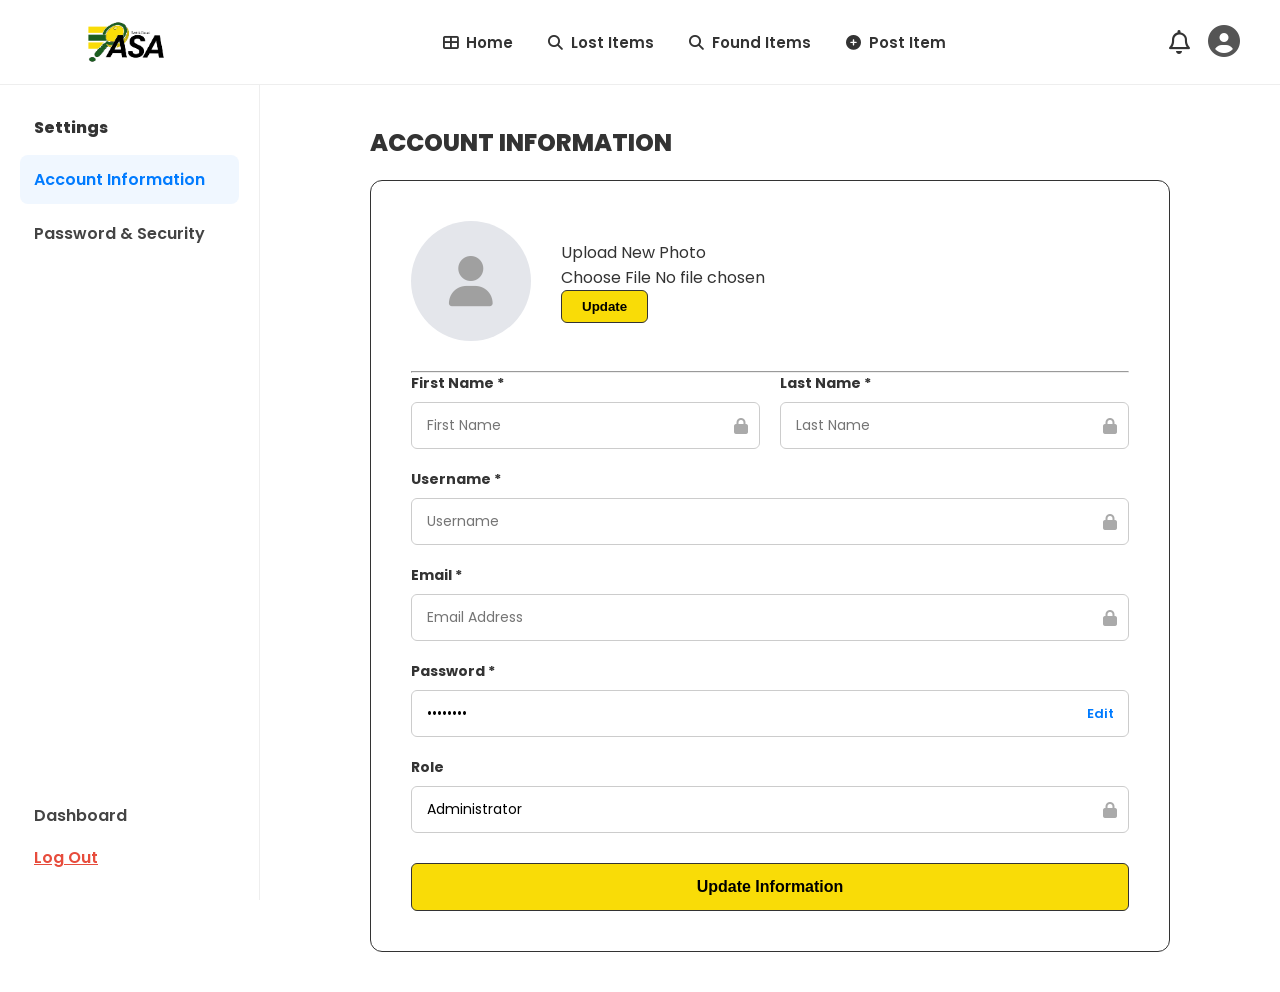
<file: accInfo.html>
<!DOCTYPE html>
<html lang="en">
<head>
  <meta charset="UTF-8">
  <meta name="viewport" content="width=device-width, initial-scale=1.0">
  <title>Account Information</title>
  <link href="https://fonts.googleapis.com/css2?family=Poppins:wght@400;500;600;700;800&display=swap" rel="stylesheet">
  <link rel="stylesheet" href="https://cdnjs.cloudflare.com/ajax/libs/font-awesome/6.5.0/css/all.min.css">
  <link rel="stylesheet" href="accInfo.css">
</head>
<body>

<header>
  <a href="homepage.html" class="logo-link">
    <img src="Final logo.png" alt="ASA Lost and Found Logo" class="main-logo">
  </a>

  <nav class="header-nav">
    <a href="homepage.html" class="nav-item"><i class="fa-solid fa-table-cells-large"></i> Home</a>
    <a href="#" class="nav-item"><i class="fa-solid fa-magnifying-glass"></i> Lost Items</a>
    <a href="#" class="nav-item"><i class="fa-solid fa-magnifying-glass"></i> Found Items</a>
    <a href="#" class="nav-item"><i class="fa-solid fa-circle-plus"></i> Post Item</a>
  </nav>

  <div class="header-right">
    <i class="fa-regular fa-bell bell"></i>
    <div class="user-avatar"><i class="fa-solid fa-circle-user"></i></div>
  </div>
</header>

<div class="main-container">
  <aside class="sidebar">
    <h2 class="sidebar-category">Settings</h2>
    <nav class="menu">
      <a href="accInfo.html" class="menu-item active">Account Information</a>
      <a href="accountPass.html" class="menu-item">Password & Security</a>
    </nav>

    <div class="sidebar-footer">
      <a href="dashboard.html" class="menu-item">Dashboard</a>
      <a href="/Landing Page Plaza/index.html" class="logout">Log Out</a>
    </div>
  </aside>

  <main class="content">
    <div class="content-header">
      <h1 class="page-title">ACCOUNT INFORMATION</h1>
    </div>

    <div class="account-card">
      <div class="profile-section">
        <div class="avatar-container">
          <div class="avatar-circle"><i class="fa-solid fa-user"></i></div>
        </div>
        <div class="upload-controls">
          <label class="upload-label">Upload New Photo</label>
          <div class="file-input-group">
            <input type="file" id="file-upload" hidden>
            <label for="file-upload" class="custom-file-btn">Choose File</label>
            <span class="file-name">No file chosen</span>
          </div>
          <button class="yellow-btn small-btn">Update</button>
        </div>
      </div>

      <hr class="divider">

      <form class="form-grid">
        <div class="form-group">
          <label>First Name *</label>
          <div class="input-wrapper">
            <input type="text" placeholder="First Name">
            <i class="fa-solid fa-lock lock-icon"></i>
          </div>
        </div>
        <div class="form-group">
          <label>Last Name *</label>
          <div class="input-wrapper">
            <input type="text" placeholder="Last Name">
            <i class="fa-solid fa-lock lock-icon"></i>
          </div>
        </div>
        <div class="form-group full">
          <label>Username *</label>
          <div class="input-wrapper">
            <input type="text" placeholder="Username">
            <i class="fa-solid fa-lock lock-icon"></i>
          </div>
        </div>
        <div class="form-group full">
          <label>Email *</label>
          <div class="input-wrapper">
            <input type="email" placeholder="Email Address">
            <i class="fa-solid fa-lock lock-icon"></i>
          </div>
        </div>
        <div class="form-group full">
          <label>Password *</label>
          <div class="input-wrapper">
            <input type="password" value="********" readonly>
            <a href="accountPass.html" class="edit-link">Edit</a>
          </div>
        </div>
        <div class="form-group full">
          <label>Role</label>
          <div class="input-wrapper">
            <input type="text" value="Administrator" readonly class="readonly-input">
            <i class="fa-solid fa-lock lock-icon"></i>
          </div>
        </div>
        <div class="form-group full">
          <button type="button" class="yellow-btn full-btn">Update Information</button>
        </div>
      </form>
    </div>
  </main>
</div>

</body>
</html>
</file>
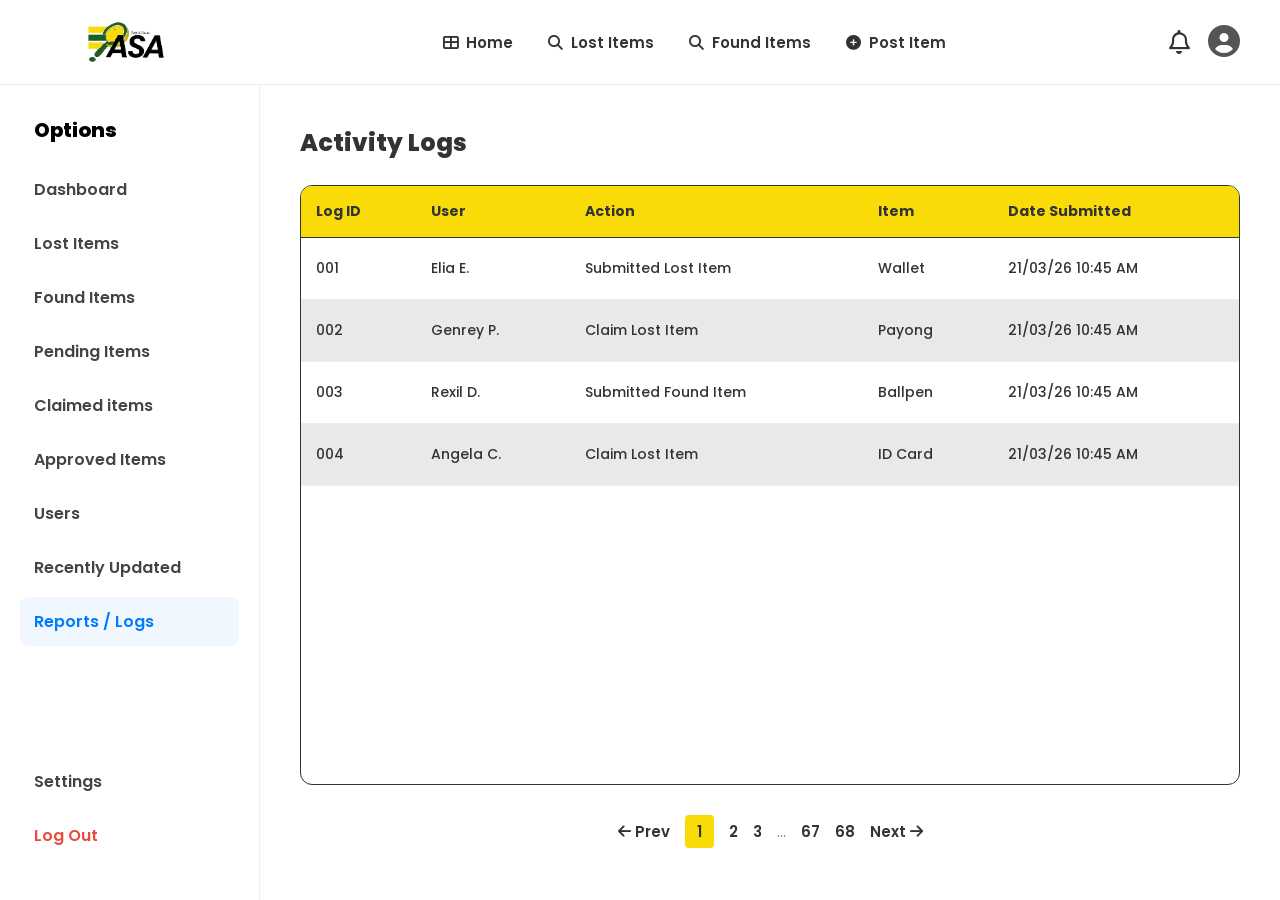
<file: accLogs.html>
<!DOCTYPE html>
<html lang="en">
<head>
  <meta charset="UTF-8">
  <meta name="viewport" content="width=device-width, initial-scale=1.0">
  <title>Activity Logs - ASA Lost and Found</title>
  <link href="https://fonts.googleapis.com/css2?family=Poppins:wght@400;500;600;700;800&display=swap" rel="stylesheet">
  <link rel="stylesheet" href="https://cdnjs.cloudflare.com/ajax/libs/font-awesome/6.5.0/css/all.min.css">
  <link rel="stylesheet" href="accLogs.css">
</head>
<body>

<header>
  <a href="homepage.html" class="logo-link">
    <img src="Final logo.png" alt="ASA Lost and Found Logo" class="main-logo">
  </a>

  <nav class="header-nav">
    <a href="homepage.html" class="nav-item">
      <i class="fa-solid fa-table-cells-large"></i> Home
    </a>
    <a href="accLost.html" class="nav-item">
      <i class="fa-solid fa-magnifying-glass"></i> Lost Items
    </a>
    <a href="accFound.html" class="nav-item">
      <i class="fa-solid fa-magnifying-glass"></i> Found Items
    </a>
    <a href="#" class="nav-item">
      <i class="fa-solid fa-circle-plus"></i> Post Item
    </a>
  </nav>

  <div class="header-right">
    <i class="fa-regular fa-bell bell"></i>
    <div class="user-avatar">
      <i class="fa-solid fa-circle-user"></i>
    </div>
  </div>
</header>

<div class="main-container">
  <aside class="sidebar">
    <div class="sidebar-content">
      <h2 class="sidebar-category">Options</h2>
      <nav class="menu">
        <a href="dashboard.html" class="menu-item">Dashboard</a>
        <a href="accLost.html" class="menu-item">Lost Items</a>
        <a href="accFound.html" class="menu-item">Found Items</a>
        <a href="accClaim.html" class="menu-item">Pending Items</a>
        <a href="accClaimed.html" class="menu-item">Claimed items</a>
        <a href="accApproved.html" class="menu-item">Approved Items</a>
        <a href="accsUsers.html" class="menu-item">Users</a>
        <a href="accUpdates.html" class="menu-item">Recently Updated</a>
        <a href="accLogs.html" class="menu-item active">Reports / Logs</a>
      </nav>
    </div>

    <div class="sidebar-footer">
      <a href="accInfo.html" class="menu-item">Settings</a>
      <a href="login.html" class="logout">Log Out</a>
    </div>
  </aside>

  <main class="content">
    <div class="content-header">
      <h1 class="page-title">Activity Logs</h1>
    </div>

    <section class="dashboard-section">
      <div class="table-card logs-container">
        <table class="dashboard-table">
          <thead>
            <tr>
              <th>Log ID</th>
              <th>User</th>
              <th>Action</th>
              <th>Item</th>
              <th>Date Submitted</th>
            </tr>
          </thead>
          <tbody>
            <tr>
              <td>001</td>
              <td>Elia E.</td>
              <td>Submitted Lost Item</td>
              <td>Wallet</td>
              <td>21/03/26 10:45 AM</td>
            </tr>
            <tr class="gray-row">
              <td>002</td>
              <td>Genrey P.</td>
              <td>Claim Lost Item</td>
              <td>Payong</td>
              <td>21/03/26 10:45 AM</td>
            </tr>
            <tr>
              <td>003</td>
              <td>Rexil D.</td>
              <td>Submitted Found Item</td>
              <td>Ballpen</td>
              <td>21/03/26 10:45 AM</td>
            </tr>
            <tr class="gray-row">
              <td>004</td>
              <td>Angela C.</td>
              <td>Claim Lost Item</td>
              <td>ID Card</td>
              <td>21/03/26 10:45 AM</td>
            </tr>
          </tbody>
        </table>
      </div>
    </section>

    <div class="pagination">
      <a href="#" class="page-nav"><i class="fa-solid fa-arrow-left"></i> Prev</a>
      <a href="#" class="page-num active">1</a>
      <a href="#" class="page-num">2</a>
      <a href="#" class="page-num">3</a>
      <span class="page-dots">...</span>
      <a href="#" class="page-num">67</a>
      <a href="#" class="page-num">68</a>
      <a href="#" class="page-nav">Next <i class="fa-solid fa-arrow-right"></i></a>
    </div>
  </main>
</div>

</body>
</html>
</file>
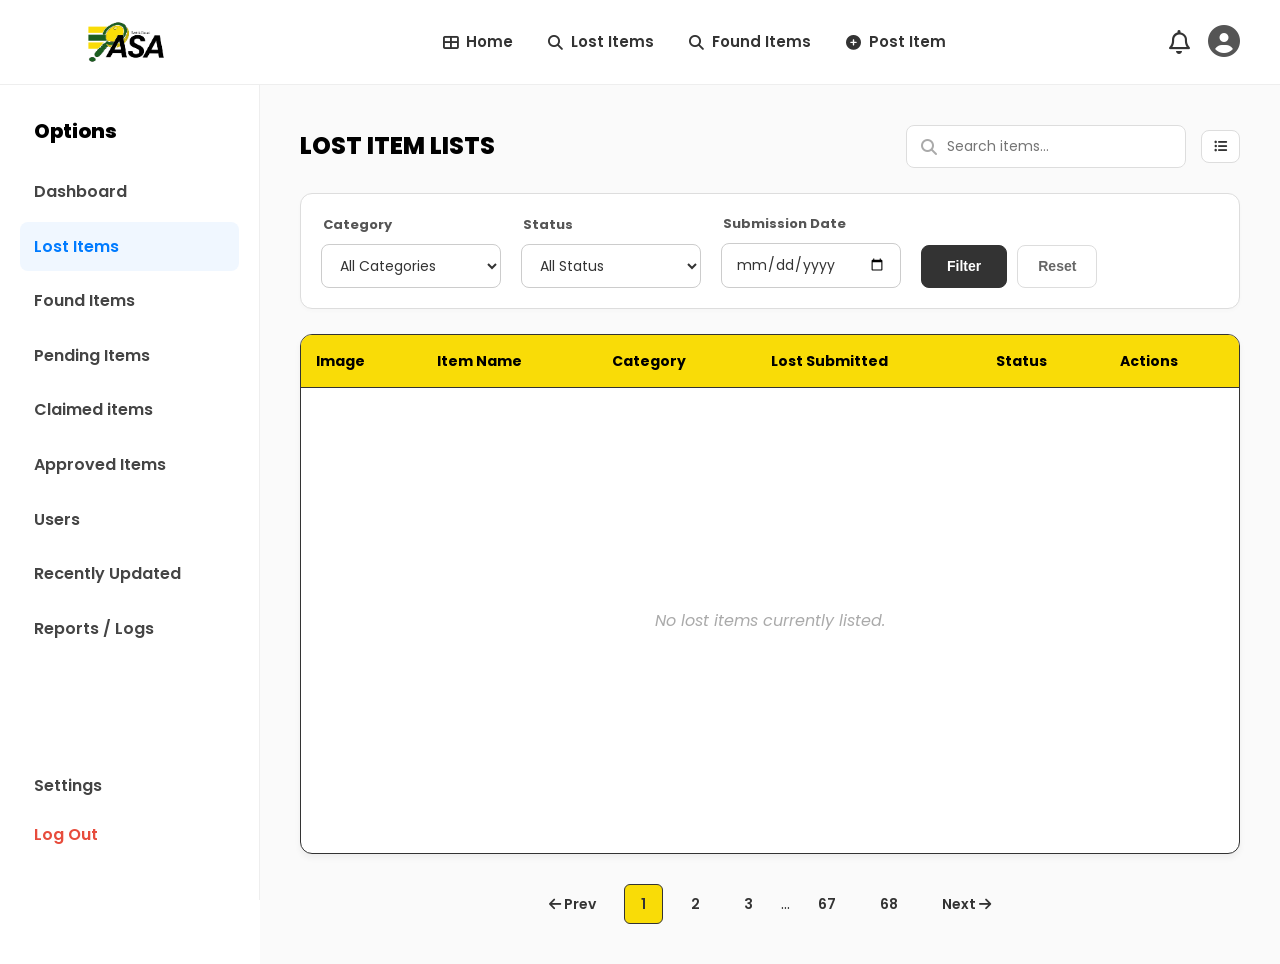
<file: accLost.html>
<!DOCTYPE html>
<html lang="en">
<head>
  <meta charset="UTF-8">
  <meta name="viewport" content="width=device-width, initial-scale=1.0">
  <title>Lost Item Lists - ASA Lost and Found</title>
  <link href="https://fonts.googleapis.com/css2?family=Poppins:wght@400;500;600;700;800&display=swap" rel="stylesheet">
  <link rel="stylesheet" href="https://cdnjs.cloudflare.com/ajax/libs/font-awesome/6.5.0/css/all.min.css">
  <link rel="stylesheet" href="accLost.css">
</head>
<body>

<header>
  <a href="dashboard.html" class="logo-link">
    <img src="Final logo.png" alt="ASA Lost and Found Logo" class="main-logo">
  </a>

  <nav class="header-nav">
    <a href="dashboard.html" class="nav-item">
      <i class="fa-solid fa-table-cells-large"></i> Home
    </a>
    <a href="accLost.html" class="nav-item">
      <i class="fa-solid fa-magnifying-glass"></i> Lost Items
    </a>
    <a href="accFound.html" class="nav-item">
      <i class="fa-solid fa-magnifying-glass"></i> Found Items
    </a>
    <a href="post-item.html" class="nav-item">
      <i class="fa-solid fa-circle-plus"></i> Post Item
    </a>
  </nav>

  <div class="header-right">
    <i class="fa-regular fa-bell bell"></i>
    <div class="user-avatar">
      <i class="fa-solid fa-circle-user"></i>
    </div>
  </div>
</header>

<div class="main-container">
  <aside class="sidebar">
    <div class="sidebar-content">
      <h2 class="sidebar-category">Options</h2>
      <nav class="menu">
        <a href="dashboard.html" class="menu-item">Dashboard</a>
        <a href="accLost.html" class="menu-item active">Lost Items</a>
        <a href="accFound.html" class="menu-item">Found Items</a>
        <a href="accClaim.html" class="menu-item">Pending Items</a>
        <a href="accClaimed.html" class="menu-item">Claimed items</a>
        <a href="accApproved.html" class="menu-item">Approved Items</a>
        <a href="accsUsers.html" class="menu-item">Users</a>
        <a href="accUpdates.html" class="menu-item">Recently Updated</a>
        <a href="accLogs.html" class="menu-item">Reports / Logs</a>
      </nav>
    </div>

    <div class="sidebar-footer">
      <a href="accInfo.html" class="menu-item">Settings</a>
      <a href="login.html" class="logout">Log Out</a>
    </div>
  </aside>

  <main class="content">
    <div class="content-header">
      <h1 class="page-title">LOST ITEM LISTS</h1>
      
      <div class="table-actions">
        <div class="mini-search">
          <i class="fa-solid fa-magnifying-glass"></i>
          <input type="text" placeholder="Search items...">
        </div>
        <button class="list-btn"><i class="fa-solid fa-list-ul"></i></button>
      </div>
    </div>

    <div class="filter-bar">
      <div class="filter-item">
        <label>Category</label>
        <select>
          <option value="">All Categories</option>
          <option value="electronics">Electronics</option>
          <option value="documents">Documents</option>
          <option value="accessories">Accessories</option>
          <option value="others">Others</option>
        </select>
      </div>

      <div class="filter-item">
        <label>Status</label>
        <select>
          <option value="">All Status</option>
          <option value="approved">Approved</option>
          <option value="claimed">Claimed</option>
          <option value="pending">Pending</option>
          <option value="rejected">Rejected</option>
        </select>
      </div>

      <div class="filter-item">
        <label>Submission Date</label>
        <input type="date">
      </div>

      <div class="filter-actions">
        <button class="filter-apply">Filter</button>
        <button class="filter-reset">Reset</button>
      </div>
    </div>

    <div class="table-card taller-table">
      <table class="lost-table">
        <thead>
          <tr>
            <th>Image</th>
            <th>Item Name</th>
            <th>Category</th>
            <th>Lost Submitted</th>
            <th>Status</th>
            <th>Actions</th>
          </tr>
        </thead>
        <tbody id="lost-table-body">
          </tbody>
      </table>

      <div class="empty-state">
        <p>No lost items currently listed.</p>
      </div>
    </div>

    <div class="pagination">
      <a href="#" class="page-nav"><i class="fa-solid fa-arrow-left"></i> Prev</a>
      <a href="#" class="page-num active">1</a>
      <a href="#" class="page-num">2</a>
      <a href="#" class="page-num">3</a>
      <span class="dots">...</span>
      <a href="#" class="page-num">67</a>
      <a href="#" class="page-num">68</a>
      <a href="#" class="page-nav">Next <i class="fa-solid fa-arrow-right"></i></a>
    </div>
  </main>
</div>

</body>
</html>
</file>
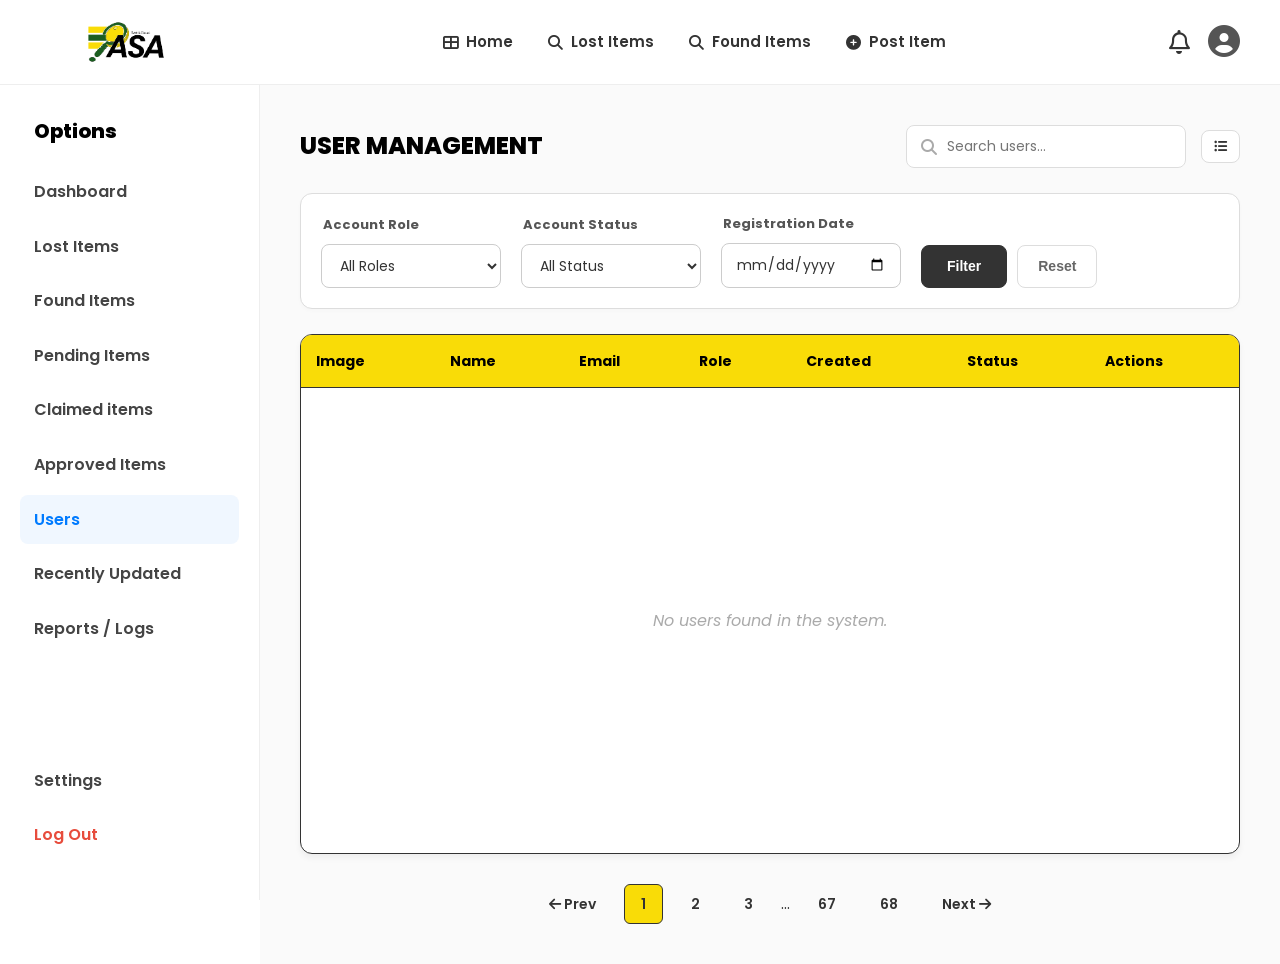
<file: accsUsers.html>
<!DOCTYPE html>
<html lang="en">
<head>
  <meta charset="UTF-8">
  <meta name="viewport" content="width=device-width, initial-scale=1.0">
  <title>User Management - ASA Lost and Found</title>
  <link href="https://fonts.googleapis.com/css2?family=Poppins:wght@400;500;600;700;800&display=swap" rel="stylesheet">
  <link rel="stylesheet" href="https://cdnjs.cloudflare.com/ajax/libs/font-awesome/6.5.0/css/all.min.css">
  <link rel="stylesheet" href="accsUsers.css">
</head>
<body>

<header>
  <a href="homepage.html" class="logo-link">
    <img src="Final logo.png" alt="ASA Lost and Found Logo" class="main-logo">
  </a>

  <nav class="header-nav">
    <a href="homepage.html" class="nav-item">
      <i class="fa-solid fa-table-cells-large"></i> Home
    </a>
    <a href="#" class="nav-item">
      <i class="fa-solid fa-magnifying-glass"></i> Lost Items
    </a>
    <a href="#" class="nav-item">
      <i class="fa-solid fa-magnifying-glass"></i> Found Items
    </a>
    <a href="#" class="nav-item">
      <i class="fa-solid fa-circle-plus"></i> Post Item
    </a>
  </nav>

  <div class="header-right">
    <i class="fa-regular fa-bell bell"></i>
    <div class="user-avatar">
      <i class="fa-solid fa-circle-user"></i>
    </div>
  </div>
</header>

<div class="main-container">
  <aside class="sidebar">
    <div class="sidebar-content">
      <h2 class="sidebar-category">Options</h2>
      <nav class="menu">
        <a href="dashboard.html" class="menu-item">Dashboard</a>
        <a href="accLost.html" class="menu-item">Lost Items</a>
        <a href="accFound.html" class="menu-item">Found Items</a>
        <a href="accClaim.html" class="menu-item">Pending Items</a>
        <a href="accClaimed.html" class="menu-item">Claimed items</a>
        <a href="accApproved.html" class="menu-item">Approved Items</a>
        <a href="accsUsers.html" class="menu-item active">Users</a>
        <a href="accUpdates.html" class="menu-item">Recently Updated</a>
        <a href="accLogs.html" class="menu-item">Reports / Logs</a>
      </nav>
    </div>

    <div class="sidebar-footer">
      <a href="accInfo.html" class="menu-item">Settings</a>
      <a href="login.html" class="logout">Log Out</a>
    </div>
  </aside>

  <main class="content">
    <div class="content-header">
      <h1 class="page-title">USER MANAGEMENT</h1>
      
      <div class="table-actions">
        <div class="mini-search">
          <i class="fa-solid fa-magnifying-glass"></i>
          <input type="text" placeholder="Search users...">
        </div>
        <button class="list-btn"><i class="fa-solid fa-list-ul"></i></button>
      </div>
    </div>

    <!-- FILTER BAR - Updated Roles & Added Filter Button -->
    <div class="filter-bar">
      <div class="filter-item">
        <label>Account Role</label>
        <select>
          <option value="">All Roles</option>
          <option value="admin">Admin</option>
          <option value="student">Student</option>
          <option value="faculty">Faculty</option>
          <option value="staff">Staff</option>
          <option value="visitor">Visitor</option>
        </select>
      </div>

      <div class="filter-item">
        <label>Account Status</label>
        <select>
          <option value="">All Status</option>
          <option value="active">Active</option>
          <option value="suspended">Suspended</option>
        </select>
      </div>

      <div class="filter-item">
        <label>Registration Date</label>
        <input type="date">
      </div>

      <div class="filter-actions">
        <button class="filter-apply">Filter</button>
        <button class="filter-reset">Reset</button>
      </div>
    </div>

    <div class="table-card taller-table">
      <table class="user-table">
        <thead>
          <tr>
            <th>Image</th>
            <th>Name</th>
            <th>Email</th>
            <th>Role</th>
            <th>Created</th>
            <th>Status</th>
            <th>Actions</th>
          </tr>
        </thead>
        <tbody id="user-table-body">
          <!-- Dynamic user rows will be injected here -->
        </tbody>
      </table>

      <div class="empty-state">
        <p>No users found in the system.</p>
      </div>
    </div>

    <div class="pagination">
      <a href="#" class="page-nav"><i class="fa-solid fa-arrow-left"></i> Prev</a>
      <a href="#" class="page-num active">1</a>
      <a href="#" class="page-num">2</a>
      <a href="#" class="page-num">3</a>
      <span class="dots">...</span>
      <a href="#" class="page-num">67</a>
      <a href="#" class="page-num">68</a>
      <a href="#" class="page-nav">Next <i class="fa-solid fa-arrow-right"></i></a>
    </div>
  </main>
</div>

</body>
</html>
</file>
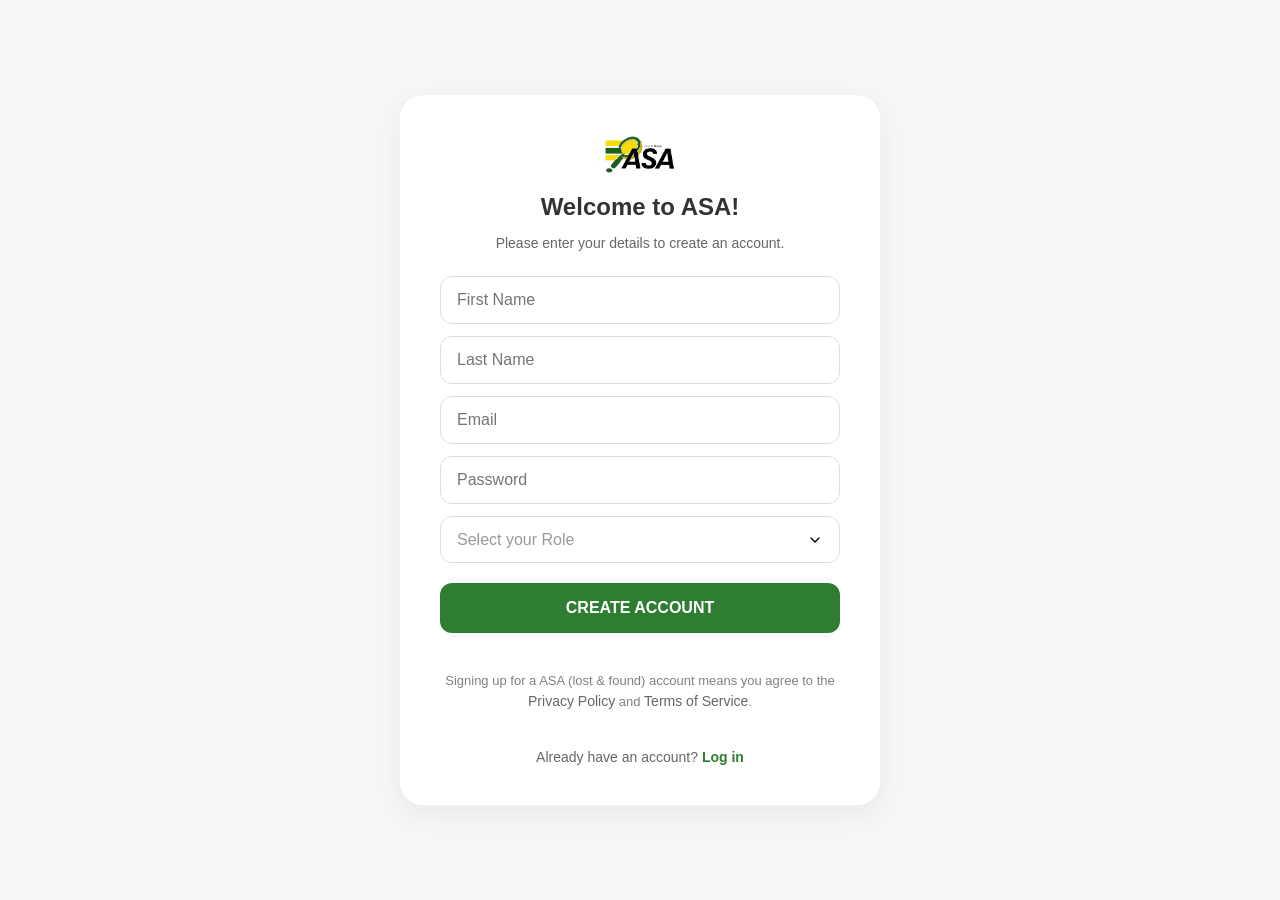
<file: create_acc.html>
<!DOCTYPE html>
<html lang="en">
<head>
    <meta charset="UTF-8">
    <meta name="viewport" content="width=device-width, initial-scale=1.0">
    <title>PAGEGRID | Create Account</title>
    <link rel="stylesheet" href="create_acc.css">
</head>
<body>
    <main class="login-container">
        <div class="login-card">
            <header class="logo">
                <img src="final logo 1.png" alt="PAGEGRID Logo" class="logo-img">
            </header>

            <h1>Welcome to ASA!</h1>
            <p class="subtitle">Please enter your details to create an account.</p>

            <form>
                <div class="input-group">
                    <input type="text" id="first-name" placeholder="First Name" required>
                    <input type="text" id="last-name" placeholder="Last Name" required>
                    <input type="email" id="email" placeholder="Email" required>
                    <input type="password" id="password" placeholder="Password" required>
                    <select id="role" required>
                        <option value="" disabled selected>Select your Role</option>
                        <option value="student">Student</option>
                        <option value="staff">Staff</option>
                        <option value="admin">Admin</option>
                        <option value="visitor">Visitor</option>
                    </select>
                </div>

                <button type="submit" class="btn-submit">CREATE ACCOUNT</button>
            </form>

            <footer class="links">
                <p class="terms-text">
                    Signing up for a ASA (lost & found) account means you agree to the 
                    <a href="privacy.html" class="policy-link">Privacy Policy</a> and 
                    <a href="privacy.html" class="policy-link">Terms of Service</a>.
                </p>

                <a href="login.html">Already have an account? <strong>Log in</strong></a>
            </footer>
        </div>
    </main>
</body>
</html>
</file>
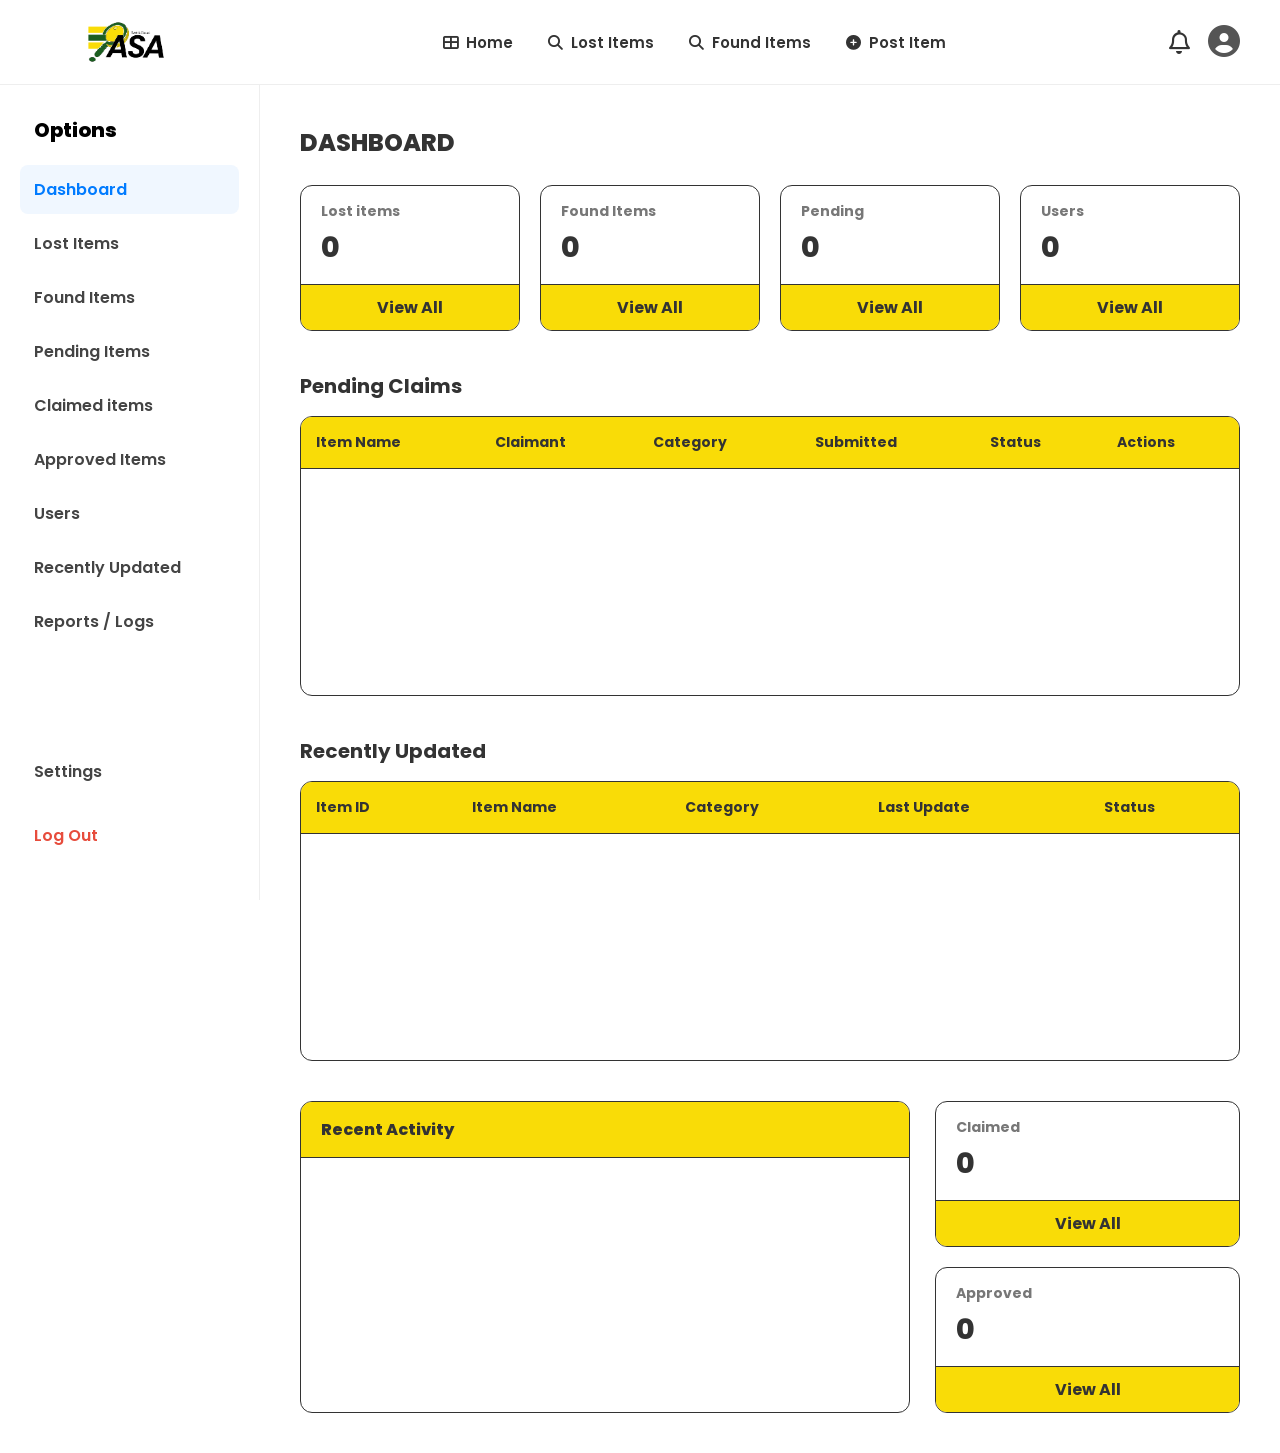
<file: dashboard.html>
<!DOCTYPE html>
<html lang="en">
<head>
  <meta charset="UTF-8">
  <meta name="viewport" content="width=device-width, initial-scale=1.0">
  <title>Dashboard - ASA Lost and Found</title>
  <link href="https://fonts.googleapis.com/css2?family=Poppins:wght@400;500;600;700;800&display=swap" rel="stylesheet">
  <link rel="stylesheet" href="https://cdnjs.cloudflare.com/ajax/libs/font-awesome/6.5.0/css/all.min.css">
  <link rel="stylesheet" href="dashboard.css">
</head>
<body>

<header>
  <a href="homepage.html" class="logo-link">
    <img src="Final logo.png" alt="ASA Lost and Found Logo" class="main-logo">
  </a>

  <nav class="header-nav">
    <a href="homepage.html" class="nav-item">
      <i class="fa-solid fa-table-cells-large"></i> Home
    </a>
    <a href="" class="nav-item">
      <i class="fa-solid fa-magnifying-glass"></i> Lost Items
    </a>
    <a href="" class="nav-item">
      <i class="fa-solid fa-magnifying-glass"></i> Found Items
    </a>
    <a href="" class="nav-item">
      <i class="fa-solid fa-circle-plus"></i> Post Item
    </a>
  </nav>

  <div class="header-right">
    <i class="fa-regular fa-bell bell"></i>
    <div class="user-avatar">
      <i class="fa-solid fa-circle-user"></i>
    </div>
  </div>
</header>

<div class="main-container">
  <aside class="sidebar">
    <div class="sidebar-content">
      <h2 class="sidebar-category">Options</h2>
      <nav class="menu">
        <a href="dashboard.html" class="menu-item active">Dashboard</a>
        <a href="accLost.html" class="menu-item">Lost Items</a>
        <a href="accFound.html" class="menu-item">Found Items</a>
        <a href="accClaim.html" class="menu-item">Pending Items</a>
        <a href="accClaimed.html" class="menu-item">Claimed items</a>
        <a href="accApproved.html" class="menu-item">Approved Items</a>
        <a href="accsUsers.html" class="menu-item">Users</a>
        <a href="accUpdates.html" class="menu-item">Recently Updated</a>
        <a href="accLogs.html" class="menu-item">Reports / Logs</a>
      </nav>
    </div>

    <div class="sidebar-footer">
      <a href="accInfo.html" class="menu-item">Settings</a>
      <a href="/Landing Page Plaza/index.html" class="logout">Log Out</a>
    </div>
  </aside>

  <main class="content">
    <div class="content-header">
      <h1 class="page-title">DASHBOARD</h1>
    </div>

    <div class="stats-grid">
      <div class="stats-card">
        <h3>Lost items</h3>
        <p class="count">0</p>
        <a href="accLost.html" class="view-all-btn yellow-btn">View All</a>
      </div>
      <div class="stats-card">
        <h3>Found Items</h3>
        <p class="count">0</p>
        <a href="accFound.html" class="view-all-btn yellow-btn">View All</a>
      </div>
      <div class="stats-card">
        <h3>Pending</h3>
        <p class="count">0</p>
        <a href="accClaim.html" class="view-all-btn yellow-btn">View All</a>
      </div>
      <div class="stats-card">
        <h3>Users</h3>
        <p class="count">0</p>
        <a href="accsUsers.html" class="view-all-btn yellow-btn">View All</a>
      </div>
    </div>

    <section class="dashboard-section">
      <h2 class="section-title">Pending Claims</h2>
      <div class="table-card taller-table">
        <table class="dashboard-table">
          <thead>
            <tr>
              <th>Item Name</th>
              <th>Claimant</th>
              <th>Category</th>
              <th>Submitted</th>
              <th>Status</th>
              <th>Actions</th>
            </tr>
          </thead>
          <tbody>
            <!-- Dynamic data goes here -->
          </tbody>
        </table>
      </div>
    </section>

    <section class="dashboard-section">
      <h2 class="section-title">Recently Updated</h2>
      <div class="table-card taller-table">
        <table class="dashboard-table">
          <thead>
            <tr>
              <th>Item ID</th>
              <th>Item Name</th>
              <th>Category</th>
              <th>Last Update</th>
              <th>Status</th>
            </tr>
          </thead>
          <tbody>
            <!-- Dynamic data goes here -->
          </tbody>
        </table>
      </div>
    </section>

    <div class="bottom-grid">
      <div class="activity-log-container">
        <div class="activity-header">Recent Activity</div>
        <div class="activity-list">
           <!-- Activity list items -->
        </div>
      </div>

      <div class="extra-stats-column">
        <div class="stats-card small-card">
          <h3>Claimed</h3>
          <p class="count">0</p>
          <a href="accClaimed.html" class="view-all-btn yellow-btn">View All</a>
        </div>
        <div class="stats-card small-card">
          <h3>Approved</h3>
          <p class="count">0</p>
          <a href="accApproved.html" class="view-all-btn yellow-btn">View All</a>
        </div>
      </div>
    </div>
  </main>
</div>

</body>
</html>
</file>
<file: accInfo.css>
/* RESET & BASE */
* {
  margin: 0;
  padding: 0;
  box-sizing: border-box;
}

body {
  font-family: 'Poppins', sans-serif;
  background: #ffffff;
  color: #333;
}

/* HEADER */
header {
  display: flex;
  justify-content: space-between;
  align-items: center;
  padding: 10px 40px;
  background: #fff;
  border-bottom: 1px solid #eee;
  position: sticky;
  top: 0;
  z-index: 100;
  height: 85px;
}

.logo-link { display: flex; align-items: center; text-decoration: none; }
.main-logo { width: 180px; height: auto; display: block; object-fit: contain; }

.header-nav { display: flex; gap: 35px; align-items: center; }
.nav-item {
  text-decoration: none;
  color: #333;
  font-weight: 600;
  font-size: 15px;
  display: flex;
  align-items: center;
  gap: 8px;
  transition: color 0.2s;
}
.nav-item:hover { color: #007bff; }

.header-right { display: flex; align-items: center; gap: 18px; }
.bell { font-size: 24px; cursor: pointer; }
.user-avatar { font-size: 32px; cursor: pointer; color: #555; }

/* SIDEBAR */
.main-container { display: flex; }
.sidebar {
  width: 260px;
  background: #fff;
  border-right: 1px solid #eee;
  padding: 30px 20px;
  display: flex;
  flex-direction: column;
  height: calc(100vh - 85px);
  position: sticky;
  top: 85px;
}

.sidebar-category {
  font-size: 16px;
  font-weight: 800;
  margin-bottom: 15px;
  padding-left: 14px;
}

/* Updated menu-item for anchor tags */
.menu-item {
  display: block;
  text-decoration: none;
  padding: 12px 14px;
  border-radius: 8px;
  font-weight: 600;
  color: #444;
  cursor: pointer;
  transition: all 0.2s;
  margin-bottom: 5px;
}

.menu-item:hover {
  background: #f5f7fa;
  transform: translateX(4px);
  color: #007bff;
}

.menu-item.active {
  background: #f0f7ff;
  color: #007bff;
}

.sidebar-footer { margin-top: auto; }
.logout {
  padding: 12px 14px;
  font-weight: 600;
  color: #e74c3c;
  cursor: pointer;
  transition: 0.2s;
}
.logout:hover { background: #fff0f0; border-radius: 8px; }

/* CONTENT AREA */
.content {
  flex: 1;
  padding: 40px;
  display: flex;
  flex-direction: column;
  align-items: center;
}

.content-header { width: 100%; max-width: 800px; margin-bottom: 20px; }
.page-title { font-size: 24px; font-weight: 800; }

/* ACCOUNT CARD & FORMS */
.account-card {
  width: 100%;
  max-width: 800px;
  background: #fff;
  border: 1px solid #333;
  border-radius: 12px;
  padding: 40px;
}

.profile-section { display: flex; align-items: center; gap: 30px; margin-bottom: 30px; }
.avatar-circle {
  width: 120px; height: 120px;
  background: #e4e6eb; border-radius: 50%;
  display: flex; justify-content: center; align-items: center;
  font-size: 50px; color: #a0a0a0;
}

.form-grid { display: grid; grid-template-columns: 1fr 1fr; gap: 20px; }
.full { grid-column: 1 / -1; }
.form-group label { display: block; font-weight: 700; font-size: 14px; margin-bottom: 8px; }

.input-wrapper { position: relative; }
input {
  width: 100%;
  padding: 12px 15px;
  border-radius: 6px;
  border: 1px solid #ccc;
  font-family: inherit;
  font-size: 14px;
}

.lock-icon, .status-icon {
  position: absolute; right: 12px; top: 50%;
  transform: translateY(-50%); color: #aaa;
}

.edit-link {
  position: absolute; right: 15px; top: 50%;
  transform: translateY(-50%); color: #007bff;
  text-decoration: none; font-size: 13px; font-weight: 600;
}

/* BUTTONS */
.yellow-btn {
  background: #F9DC07;
  border: 1px solid #333;
  border-radius: 6px;
  font-weight: 700;
  cursor: pointer;
  transition: all 0.3s ease;
}

.yellow-btn:hover {
  background: #e5c906;
  box-shadow: 0 4px 8px rgba(0, 0, 0, 0.15);
  transform: translateY(-1px);
}

.full-btn { width: 100%; padding: 14px; font-size: 16px; margin-top: 10px; }
.small-btn { padding: 8px 20px; width: fit-content; }
</file>
<file: accLogs.css>
/* RESET & BASE */
* {
  margin: 0;
  padding: 0;
  box-sizing: border-box;
}

body {
  font-family: 'Poppins', sans-serif;
  background: #ffffff;
  color: #333;
}

/* HEADER - Matches Dashboard Exactly */
header {
  display: flex;
  justify-content: space-between;
  align-items: center;
  padding: 0 40px;
  background: #fff;
  border-bottom: 1px solid #eee;
  position: sticky;
  top: 0;
  z-index: 100;
  height: 85px;
}

.logo-link { text-decoration: none; }
.main-logo { width: 180px; height: auto; display: block; }

.header-nav { display: flex; gap: 35px; align-items: center; }
.nav-item {
  text-decoration: none;
  color: #333;
  font-weight: 600;
  font-size: 15px;
  display: flex;
  align-items: center;
  gap: 8px;
  transition: color 0.2s;
}
/* Hover color changed to Blue to match Dashboard */
.nav-item:hover { color: #007bff; }

.header-right { display: flex; align-items: center; gap: 18px; }
.bell { font-size: 24px; cursor: pointer; }
.user-avatar { font-size: 32px; cursor: pointer; color: #555; }

/* MAIN CONTAINER */
.main-container { display: flex; }

/* SIDEBAR - Matches Dashboard Exactly */
.sidebar {
  width: 260px;
  background: #fff;
  border-right: 1px solid #eee;
  padding: 30px 20px;
  display: flex;
  flex-direction: column;
  justify-content: space-between;
  height: calc(100vh - 85px);
  position: sticky;
  top: 85px;
  overflow-y: auto;
}

.sidebar-category {
  font-size: 20px;
  font-weight: 800;
  margin-bottom: 20px;
  padding-left: 14px;
  color: #000;
}

.menu-item {
  display: block;
  text-decoration: none;
  padding: 12px 14px;
  border-radius: 8px;
  font-weight: 600;
  color: #444;
  transition: all 0.2s;
  margin-bottom: 5px;
}

/* Hover and Active states updated to Blue */
.menu-item:hover {
  background: #f5f7fa;
  transform: translateX(4px);
  color: #007bff;
}

.menu-item.active {
  background: #f0f7ff;
  color: #007bff;
}

.sidebar-footer {
  padding-top: 40px;
  margin-bottom: 10px;
}

.logout {
  display: block;
  text-decoration: none;
  padding: 12px 14px;
  font-weight: 600;
  color: #e74c3c;
  transition: 0.2s;
}

.logout:hover {
  background: #fff0f0;
  border-radius: 8px;
  transform: translateX(4px);
}

/* CONTENT AREA */
.content { flex: 1; padding: 40px; }
.page-title { font-size: 24px; font-weight: 800; margin-bottom: 25px; }

/* TABLE STYLING - Using Dashboard .table-card logic */
.table-card { 
  background: #fff; 
  border: 1px solid #333; 
  border-radius: 12px; 
  overflow: hidden; 
}

.logs-container {
  min-height: 600px;
}

.dashboard-table { 
  width: 100%; 
  border-collapse: collapse; 
}

.dashboard-table thead th {
  background: #F9DC07; /* Yellow header stays consistent */
  padding: 15px;
  text-align: left;
  font-size: 14px;
  font-weight: 700;
  border-bottom: 1px solid #333;
}

.dashboard-table tbody td {
  padding: 20px 15px;
  font-size: 14px;
  font-weight: 500;
  border-bottom: 1px solid #eee;
}

.gray-row {
  background-color: #e9e9e9;
}

/* PAGINATION - Now using Blue for hover/active markers */
.pagination {
  margin-top: 30px;
  display: flex;
  justify-content: center;
  align-items: center;
  gap: 15px;
}

.page-nav, .page-num {
  text-decoration: none;
  color: #333;
  font-weight: 600;
  font-size: 15px;
  transition: 0.2s;
}

.page-num.active {
  background: #F9DC07; /* Active page marker remains Yellow */
  padding: 5px 12px;
  border-radius: 4px;
}

.page-dots { color: #888; }

.page-nav:hover, .page-num:hover:not(.active) {
  color: #007bff; /* Changed from green to blue */
}
</file>
<file: accLost.css>
/* =========================================
   1. RESET & BASE STYLES
   ========================================= */
* {
  margin: 0;
  padding: 0;
  box-sizing: border-box;
}

body {
  font-family: 'Poppins', sans-serif;
  background: #ffffff;
  color: #333;
  line-height: 1.6;
}

/* =========================================
   2. HEADER (Fixed 85px Height)
   ========================================= */
header {
  display: flex;
  justify-content: space-between;
  align-items: center;
  padding: 0 40px;
  background: #fff;
  border-bottom: 1px solid #eee;
  position: sticky;
  top: 0;
  z-index: 100;
  height: 85px;
}

.logo-link { text-decoration: none; display: flex; align-items: center; }
.main-logo { width: 180px; height: auto; display: block; }

.header-nav { display: flex; gap: 35px; align-items: center; }
.nav-item {
  text-decoration: none;
  color: #333;
  font-weight: 600;
  font-size: 15px;
  display: flex;
  align-items: center;
  gap: 8px;
  transition: color 0.2s;
}
.nav-item:hover { color: #007bff; }

.header-right { display: flex; align-items: center; gap: 18px; }
.bell { font-size: 24px; cursor: pointer; color: #333; }
.user-avatar { font-size: 32px; cursor: pointer; color: #555; }

/* =========================================
   3. MAIN LAYOUT & SIDEBAR
   ========================================= */
.main-container { display: flex; }

.sidebar {
  width: 260px;
  background: #fff;
  border-right: 1px solid #eee;
  padding: 30px 20px;
  display: flex;
  flex-direction: column;
  justify-content: space-between;
  height: calc(100vh - 85px);
  position: sticky;
  top: 85px;
  overflow-y: auto;
}

.sidebar-category {
  font-size: 20px;
  font-weight: 800;
  margin-bottom: 20px;
  padding-left: 14px;
  color: #000;
}

.menu { display: flex; flex-direction: column; gap: 5px; }
.menu-item {
  display: block;
  text-decoration: none;
  padding: 12px 14px;
  border-radius: 8px;
  font-weight: 600;
  color: #444;
  transition: all 0.2s ease;
}

.menu-item:hover {
  background: #f5f7fa;
  transform: translateX(4px);
  color: #007bff;
}

.menu-item.active {
  background: #f0f7ff;
  color: #007bff;
}

.sidebar-footer { padding-top: 40px; margin-bottom: 10px; }
.logout {
  display: block;
  text-decoration: none;
  padding: 12px 14px;
  font-weight: 600;
  color: #e74c3c;
  transition: 0.2s;
  cursor: pointer;
}
.logout:hover {
  background: #fff0f0;
  border-radius: 8px;
  transform: translateX(4px);
}

/* =========================================
   4. CONTENT AREA & SEARCH
   ========================================= */
.content { flex: 1; padding: 40px; background-color: #fafafa; }
.content-header { display: flex; justify-content: space-between; align-items: center; margin-bottom: 25px; }
.page-title { font-size: 24px; font-weight: 800; color: #000; }

.table-actions { display: flex; align-items: center; gap: 15px; }
.mini-search { position: relative; width: 280px; }
.mini-search input {
  width: 100%;
  padding: 10px 15px 10px 40px;
  border-radius: 8px;
  border: 1px solid #ddd;
  outline: none;
  font-family: inherit;
  font-size: 14px;
}
.mini-search i { position: absolute; left: 15px; top: 50%; transform: translateY(-50%); color: #aaa; }
.list-btn { background: #fff; border: 1px solid #ddd; padding: 8px 12px; border-radius: 8px; cursor: pointer; color: #333; transition: 0.2s; }

/* =========================================
   5. FILTER BAR
   ========================================= */
.filter-bar {
  display: flex;
  align-items: flex-end;
  gap: 20px;
  background: #fff;
  padding: 20px;
  border: 1px solid #ddd;
  border-radius: 12px;
  margin-bottom: 25px;
  box-shadow: 0 2px 4px rgba(0,0,0,0.02);
  flex-wrap: wrap;
}

.filter-item { display: flex; flex-direction: column; gap: 8px; }
.filter-item label { font-size: 13px; font-weight: 700; color: #555; padding-left: 2px; }

.filter-item select, 
.filter-item input[type="date"] {
  padding: 10px 14px;
  border: 1px solid #ccc;
  border-radius: 8px;
  font-family: 'Poppins', sans-serif;
  font-size: 14px;
  color: #333;
  outline: none;
  background-color: #fff;
  min-width: 180px;
  cursor: pointer;
}

.filter-actions {
  display: flex;
  gap: 10px;
  height: 43px;
}

.filter-apply {
  padding: 0 25px;
  background: #333;
  color: #fff;
  border: 1px solid #333;
  border-radius: 8px;
  font-weight: 600;
  font-size: 14px;
  cursor: pointer;
  transition: 0.2s;
}

.filter-apply:hover {
  background: #000;
}

.filter-reset {
  padding: 0 20px;
  background: #fff;
  border: 1px solid #ddd;
  border-radius: 8px;
  font-weight: 600;
  font-size: 14px;
  cursor: pointer;
  transition: all 0.2s;
  color: #666;
}
.filter-reset:hover { background: #e74c3c; color: #fff; border-color: #e74c3c; }

/* =========================================
   6. TABLE CARD & LOST DATA
   ========================================= */
.table-card {
  background: #fff;
  border: 1px solid #333;
  border-radius: 12px;
  display: flex;
  flex-direction: column;
  overflow: hidden;
  box-shadow: 0 4px 6px rgba(0,0,0,0.05);
}

.taller-table { min-height: 520px; }
.lost-table { width: 100%; border-collapse: collapse; }

.lost-table thead th {
  background: #F9DC07;
  padding: 15px;
  text-align: left;
  font-size: 14px;
  font-weight: 700;
  color: #000;
  border-bottom: 1px solid #333;
}

.lost-table tbody td {
  padding: 15px;
  border-bottom: 1px solid #eee;
  font-size: 14px;
  vertical-align: middle;
}

.empty-state {
  flex: 1;
  display: flex;
  justify-content: center;
  align-items: center;
  color: #aaa;
  font-style: italic;
  padding: 60px;
}

/* =========================================
   7. PAGINATION
   ========================================= */
.pagination { display: flex; justify-content: center; align-items: center; gap: 12px; margin-top: 30px; }
.pagination a { text-decoration: none; color: #333; font-weight: 600; font-size: 14px; padding: 8px 16px; transition: 0.2s; border-radius: 6px; }
.page-num.active { background: #F9DC07; border: 1px solid #333; border-radius: 6px; }
.page-nav:hover { color: #007bff; }
</file>
<file: accsUsers.css>
/* =========================================
   1. RESET & BASE STYLES
   ========================================= */
* {
  margin: 0;
  padding: 0;
  box-sizing: border-box;
}

body {
  font-family: 'Poppins', sans-serif;
  background: #ffffff;
  color: #333;
  line-height: 1.6;
}

/* =========================================
   2. HEADER (Fixed 85px Height)
   ========================================= */
header {
  display: flex;
  justify-content: space-between;
  align-items: center;
  padding: 0 40px;
  background: #fff;
  border-bottom: 1px solid #eee;
  position: sticky;
  top: 0;
  z-index: 100;
  height: 85px;
}

.logo-link { text-decoration: none; display: flex; align-items: center; }
.main-logo { width: 180px; height: auto; display: block; }

.header-nav { display: flex; gap: 35px; align-items: center; }
.nav-item {
  text-decoration: none;
  color: #333;
  font-weight: 600;
  font-size: 15px;
  display: flex;
  align-items: center;
  gap: 8px;
  transition: color 0.2s;
}
.nav-item:hover { color: #007bff; }

.header-right { display: flex; align-items: center; gap: 18px; }
.bell { font-size: 24px; cursor: pointer; }
.user-avatar { font-size: 32px; cursor: pointer; color: #555; }

/* =========================================
   3. MAIN LAYOUT & SIDEBAR
   ========================================= */
.main-container { display: flex; }

.sidebar {
  width: 260px;
  background: #fff;
  border-right: 1px solid #eee;
  padding: 30px 20px;
  display: flex;
  flex-direction: column;
  justify-content: space-between;
  height: calc(100vh - 85px);
  position: sticky;
  top: 85px;
  overflow-y: auto;
}

.sidebar-category {
  font-size: 20px;
  font-weight: 800;
  margin-bottom: 20px;
  padding-left: 14px;
  color: #000;
}

.menu-item {
  display: block;
  text-decoration: none;
  padding: 12px 14px;
  border-radius: 8px;
  font-weight: 600;
  color: #444;
  transition: all 0.2s ease;
  margin-bottom: 5px;
}

.menu-item:hover {
  background: #f5f7fa;
  transform: translateX(4px);
  color: #007bff;
}

.menu-item.active {
  background: #f0f7ff;
  color: #007bff;
}

.sidebar-footer { padding-top: 40px; margin-bottom: 10px; }
.logout {
  display: block;
  text-decoration: none;
  padding: 12px 14px;
  font-weight: 600;
  color: #e74c3c;
  transition: 0.2s;
  cursor: pointer;
}
.logout:hover {
  background: #fff0f0;
  border-radius: 8px;
  transform: translateX(4px);
}

/* =========================================
   4. CONTENT AREA & SEARCH
   ========================================= */
.content { flex: 1; padding: 40px; background-color: #fafafa; }
.content-header { display: flex; justify-content: space-between; align-items: center; margin-bottom: 25px; }
.page-title { font-size: 24px; font-weight: 800; color: #000; }

.table-actions { display: flex; align-items: center; gap: 15px; }
.mini-search { position: relative; width: 280px; }
.mini-search input {
  width: 100%;
  padding: 10px 15px 10px 40px;
  border-radius: 8px;
  border: 1px solid #ddd;
  outline: none;
  font-family: inherit;
  font-size: 14px;
}
.mini-search i { position: absolute; left: 15px; top: 50%; transform: translateY(-50%); color: #aaa; }
.list-btn { background: #fff; border: 1px solid #ddd; padding: 8px 12px; border-radius: 8px; cursor: pointer; color: #333; transition: 0.2s; }

/* =========================================
   5. FILTER BAR
   ========================================= */
.filter-bar {
  display: flex;
  align-items: flex-end;
  gap: 20px;
  background: #fff;
  padding: 20px;
  border: 1px solid #ddd;
  border-radius: 12px;
  margin-bottom: 25px;
  box-shadow: 0 2px 4px rgba(0,0,0,0.02);
  flex-wrap: wrap;
}

.filter-item { display: flex; flex-direction: column; gap: 8px; }
.filter-item label { font-size: 13px; font-weight: 700; color: #555; padding-left: 2px; }

.filter-item select, 
.filter-item input[type="date"] {
  padding: 10px 14px;
  border: 1px solid #ccc;
  border-radius: 8px;
  font-family: 'Poppins', sans-serif;
  font-size: 14px;
  color: #333;
  outline: none;
  background-color: #fff;
  min-width: 180px;
  cursor: pointer;
}

.filter-actions {
  display: flex;
  gap: 10px;
  height: 43px;
}

.filter-apply {
  padding: 0 25px;
  background: #333;
  color: #fff;
  border: 1px solid #333;
  border-radius: 8px;
  font-weight: 600;
  font-size: 14px;
  cursor: pointer;
  transition: 0.2s;
}

.filter-apply:hover {
  background: #000;
}

.filter-reset {
  padding: 0 20px;
  background: #fff;
  border: 1px solid #ddd;
  border-radius: 8px;
  font-weight: 600;
  font-size: 14px;
  cursor: pointer;
  transition: all 0.2s;
  color: #666;
}
.filter-reset:hover { background: #e74c3c; color: #fff; border-color: #e74c3c; }

/* =========================================
   6. TABLE CARD & USER STYLES
   ========================================= */
.table-card {
  background: #fff;
  border: 1px solid #333;
  border-radius: 12px;
  display: flex;
  flex-direction: column;
  overflow: hidden;
  box-shadow: 0 4px 6px rgba(0,0,0,0.05);
}

.taller-table { min-height: 520px; }
.user-table { width: 100%; border-collapse: collapse; }
.user-table thead th {
  background: #F9DC07;
  padding: 15px;
  text-align: left;
  font-size: 14px;
  font-weight: 700;
  color: #000;
  border-bottom: 1px solid #333;
}

.user-table tbody td {
  padding: 15px;
  border-bottom: 1px solid #eee;
  font-size: 14px;
  vertical-align: middle;
}

/* User Specific Buttons */
.btn-view {
  background-color: #E0F7FA;
  border: none;
  padding: 6px 14px;
  border-radius: 6px;
  color: #00796B;
  font-weight: 600;
  cursor: pointer;
  transition: 0.2s;
  margin-right: 5px;
}

.btn-suspend {
  background-color: #FFCDD2;
  border: none;
  padding: 6px 14px;
  border-radius: 6px;
  color: #C62828;
  font-weight: 600;
  cursor: pointer;
  transition: 0.2s;
}

.btn-view:hover, .btn-suspend:hover { opacity: 0.8; }

.empty-state {
  flex: 1;
  display: flex;
  justify-content: center;
  align-items: center;
  color: #aaa;
  font-style: italic;
  padding: 60px;
}

/* =========================================
   7. PAGINATION
   ========================================= */
.pagination { display: flex; justify-content: center; align-items: center; gap: 12px; margin-top: 30px; }
.pagination a { text-decoration: none; color: #333; font-weight: 600; font-size: 14px; padding: 8px 16px; transition: 0.2s; border-radius: 6px; }
.page-num.active { background: #F9DC07; border: 1px solid #333; border-radius: 6px; }
</file>
<file: create_acc.css>
:root {
    --primary-color: #2e7d32; /* A more professional green */
    --hover-color: #1b5e20;
    --text-main: #333;
    --text-muted: #666;
    --border-color: #ddd;
    --bg-color: #f4f7f6;
}

body {
    margin: 0;
    padding: 0;
    display: flex;
    justify-content: center;
    align-items: center;
    min-height: 100vh;
    background-color: var(--bg-color);
    font-family: 'Inter', 'Segoe UI', Helvetica, Arial, sans-serif;
}

.login-card {
    background: white;
    padding: 40px;
    border-radius: 24px;
    box-shadow: 0 10px 25px rgba(0,0,0,0.05);
    border: 1px solid rgba(0,0,0,0.05);
    text-align: center;
    width: 100%;
    max-width: 400px;
    transition: transform 0.3s ease;
}

/* Logo Styling */
.logo-img {
    width: 70px;
    height: auto;
    margin-bottom: 15px;
}

h1 {
    font-size: 24px;
    font-weight: 700;
    margin: 0 0 8px 0;
    color: var(--text-main);
}

.subtitle {
    font-size: 14px;
    color: var(--text-muted);
    margin-bottom: 25px;
}

/* Form Layout */
form {
    display: flex;
    flex-direction: column;
}

.input-group {
    display: flex;
    flex-direction: column;
    gap: 12px;
    margin-bottom: 20px;
}

input {
    width: 100%;
    padding: 14px 16px;
    font-size: 16px;
    border: 1px solid var(--border-color);
    border-radius: 12px;
    box-sizing: border-box;
    transition: all 0.2s ease;
    outline: none;
}

input:focus {
    border-color: var(--primary-color);
    box-shadow: 0 0 0 4px rgba(46, 125, 50, 0.1);
}

/* Button Styling */
.btn-submit {
    background-color: var(--primary-color);
    color: #fff;
    padding: 16px;
    border: none;
    border-radius: 12px;
    font-size: 16px;
    font-weight: 600;
    cursor: pointer;
    transition: background 0.3s ease, transform 0.1s active;
}

.btn-submit:hover {
    background-color: var(--hover-color);
}

.btn-submit:active {
    transform: scale(0.98);
}

/* Links */
.links {
    margin-top: 25px;
    display: flex;
    flex-direction: column;
    gap: 12px;
}

.links a {
    font-size: 14px;
    color: var(--text-muted);
    text-decoration: none;
    transition: color 0.2s;
}

.links a strong {
    color: var(--primary-color);
}

.links a:hover {
    color: var(--text-main);
    text-decoration: underline;
}

.forgot-link {
    font-size: 13px !important;
    opacity: 0.8;
}

select {
    width: 100%;
    padding: 14px 16px;
    font-size: 16px;
    border: 1px solid var(--border-color);
    border-radius: 12px;
    box-sizing: border-box;
    background-color: white;
    color: var(--text-main);
    cursor: pointer;
    appearance: none; /* Removes default browser arrow */
    background-image: url("data:image/svg+xml;charset=UTF-8,%3csvg xmlns='http://www.w3.org/2000/svg' viewBox='0 0 24 24' fill='none' stroke='currentColor' stroke-width='2' stroke-linecap='round' stroke-linejoin='round'%3e%3cpolyline points='6 9 12 15 18 9'%3e%3c/polyline%3e%3c/svg%3e");
    background-repeat: no-repeat;
    background-position: right 16px center;
    background-size: 16px;
    transition: all 0.2s ease;
}

select:focus {
    border-color: var(--primary-color);
    box-shadow: 0 0 0 4px rgba(46, 125, 50, 0.1);
    outline: none;
}

/* Style for the placeholder-like first option */
select:invalid {
    color: #999;
}

option {
    color: var(--text-main);
}

/* Styling for the terms container */
.terms-text {
    font-size: 13px; /* Slightly smaller than main text, matching the image */
    color: #808080; /* A muted grey, matching image */
    line-height: 1.5; /* Good vertical spacing */
    margin-bottom: 25px; /* Adds space above the login/forgot links */
    text-align: center; /* Centers the whole block */
}

/* Specific styling for 'Privacy Policy' and 'Terms of Service' links */
.policy-link {
    color: #808080; /* Inherit the muted grey color */
    text-decoration: underline; /* The basic underline style from image */
    text-decoration-thickness: 1px; /* The specific thin line from image */
    text-underline-offset: 3px; /* Pulls the line down slightly from the text */
    transition: color 0.2s ease, text-decoration-color 0.2s ease;
}

/* Standard hover effect to show interactivity */
.policy-link:hover {
    color: #333; /* Darker grey on hover */
    text-decoration-color: #333;
}
</file>
<file: dashboard.css>
/* RESET & BASE */
* {
  margin: 0;
  padding: 0;
  box-sizing: border-box;
}

body {
  font-family: 'Poppins', sans-serif;
  background: #ffffff;
  color: #333;
}

/* HEADER */
header {
  display: flex;
  justify-content: space-between;
  align-items: center;
  padding: 0 40px;
  background: #fff;
  border-bottom: 1px solid #eee;
  position: sticky;
  top: 0;
  z-index: 100;
  height: 85px;
}

.logo-link { text-decoration: none; }
.main-logo { width: 180px; height: auto; display: block; }

.header-nav { display: flex; gap: 35px; align-items: center; }
.nav-item {
  text-decoration: none;
  color: #333;
  font-weight: 600;
  font-size: 15px;
  display: flex;
  align-items: center;
  gap: 8px;
  transition: color 0.2s;
}
.nav-item:hover { color: #007bff; }

.header-right { display: flex; align-items: center; gap: 18px; }
.bell { font-size: 24px; cursor: pointer; }
.user-avatar { font-size: 32px; cursor: pointer; color: #555; }

/* MAIN CONTAINER */
.main-container { display: flex; }

/* SIDEBAR */
.sidebar {
  width: 260px;
  background: #fff;
  border-right: 1px solid #eee;
  padding: 30px 20px;
  display: flex;
  flex-direction: column;
  justify-content: space-between;
  height: calc(100vh - 85px);
  position: sticky;
  top: 85px;
  overflow-y: auto;
}

.sidebar-category {
  font-size: 20px;
  font-weight: 800;
  margin-bottom: 20px;
  padding-left: 14px;
  color: #000;
}

.menu-item {
  display: block;
  text-decoration: none;
  padding: 12px 14px;
  border-radius: 8px;
  font-weight: 600;
  color: #444;
  transition: all 0.2s;
  margin-bottom: 5px;
}

.menu-item:hover {
  background: #f5f7fa;
  transform: translateX(4px);
  color: #007bff;
}

.menu-item.active {
  background: #f0f7ff;
  color: #007bff;
}

.sidebar-footer {
  padding-top: 40px;
  margin-bottom: 10px;
}

.sidebar-footer .menu-item { margin-bottom: 15px; }

.logout {
  display: block;
  text-decoration: none;
  padding: 12px 14px;
  font-weight: 600;
  color: #e74c3c;
  transition: 0.2s;
}

.logout:hover {
  background: #fff0f0;
  border-radius: 8px;
  transform: translateX(4px);
}

/* CONTENT AREA */
.content { flex: 1; padding: 40px; }
.page-title { font-size: 24px; font-weight: 800; margin-bottom: 25px; }

/* STATS CARDS */
.stats-grid {
  display: grid;
  grid-template-columns: repeat(4, 1fr);
  gap: 20px;
  margin-bottom: 40px;
}

.stats-card {
  background: #fff;
  border: 1px solid #333;
  border-radius: 12px;
  display: flex;
  flex-direction: column;
  overflow: hidden;
}

.stats-card h3 { padding: 15px 20px 5px; font-size: 14px; font-weight: 700; color: #777; }
.stats-card .count { padding: 0 20px 15px; font-size: 28px; font-weight: 800; }

/* TABLES */
.dashboard-section { margin-bottom: 40px; }
.section-title { font-size: 20px; font-weight: 700; margin-bottom: 15px; }
.table-card { background: #fff; border: 1px solid #333; border-radius: 12px; overflow: hidden; }
.taller-table { min-height: 280px; }
.dashboard-table { width: 100%; border-collapse: collapse; }

.dashboard-table thead th {
  background: #F9DC07;
  padding: 15px;
  text-align: left;
  font-size: 14px;
  font-weight: 700;
  border-bottom: 1px solid #333;
}

/* BOTTOM LAYOUT */
.bottom-grid { display: grid; grid-template-columns: 2fr 1fr; gap: 25px; }
.activity-log-container { background: #fff; border: 1px solid #333; border-radius: 12px; overflow: hidden; min-height: 150px; }
.activity-header { background: #F9DC07; padding: 15px 20px; font-weight: 800; border-bottom: 1px solid #333; }
.activity-list { padding: 20px; }
.extra-stats-column { display: flex; flex-direction: column; gap: 20px; }

/* YELLOW BUTTONS */
.yellow-btn {
  background: #F9DC07;
  border: 1px solid #333;
  border-radius: 6px;
  font-weight: 700;
  cursor: pointer;
  text-align: center;
  color: #333;
  text-decoration: none;
  display: block;
}

.yellow-btn:hover { background: #e5c906; transform: translateY(-1px); }
.view-all-btn { border: 0; border-top: 1px solid #333; border-radius: 0; padding: 10px; }
</file>
